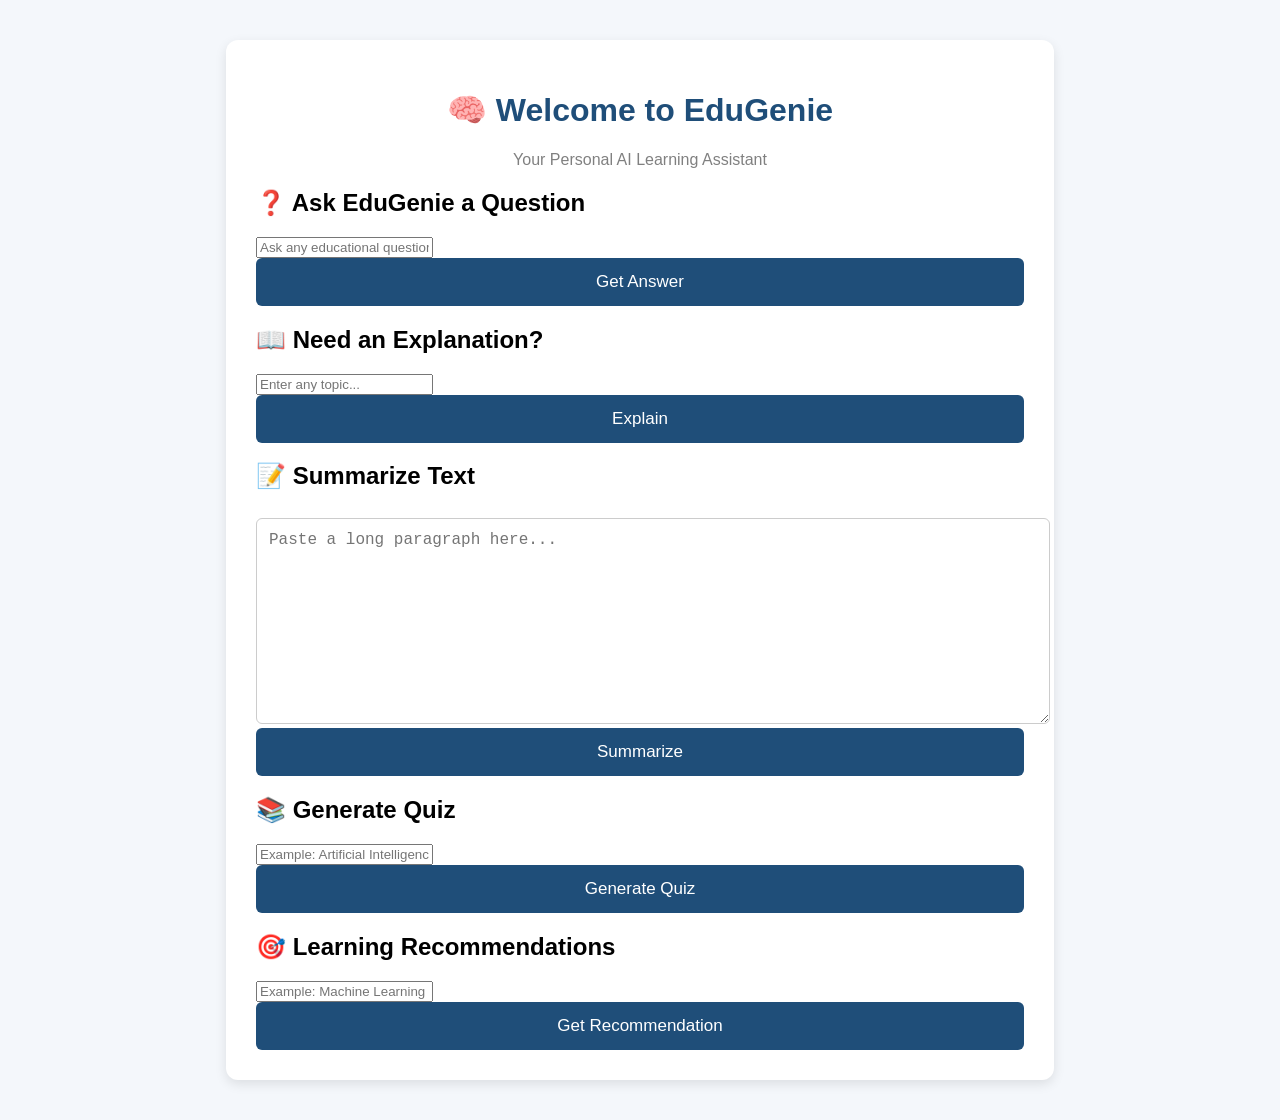
<file: Source code/template/index.html>
<!DOCTYPE html>
<html lang="en">

<head>
    <meta charset="UTF-8">
    <meta name="viewport" content="width=device-width, initial-scale=1.0">
    <title>EduGenie AI</title>

    <link rel="stylesheet" href="/static/style.css">
</head>

<body>

<div class="page">

<div class="container">

<h1>🧠 Welcome to EduGenie</h1>

<p class="subtitle">
Your Personal AI Learning Assistant
</p>

<!-- ================= QUESTION ================= -->

<div class="card">

<h2>❓ Ask EduGenie a Question</h2>

<div class="row">

<input
type="text"
id="question"
placeholder="Ask any educational question...">

<button onclick="askQuestion()">
Get Answer
</button>

</div>

<div
class="output"
id="answerOutput">

</div>

</div>

<!-- ================= EXPLANATION ================= -->

<div class="card">

<h2>📖 Need an Explanation?</h2>

<div class="row">

<input
type="text"
id="topic"
placeholder="Enter any topic...">

<button onclick="getExplanation()">
Explain
</button>

</div>

<div
class="output"
id="explanationOutput">

</div>

</div>

<!-- ================= SUMMARIZATION ================= -->

<div class="card">

<h2>📝 Summarize Text</h2>

<textarea
id="summaryText"
placeholder="Paste a long paragraph here..."></textarea>

<button
class="full-btn"
onclick="summarizeText()">

Summarize

</button>

<div
class="output"
id="summaryOutput">

</div>

</div>

<!-- ================= QUIZ ================= -->

<div class="card">

<h2>📚 Generate Quiz</h2>

<div class="row">

<input
type="text"
id="quizTopic"
placeholder="Example: Artificial Intelligence">

<button
onclick="generateQuiz()">

Generate Quiz

</button>

</div>

<div
class="output"
id="quizOutput">

</div>

</div>

<!-- ================= RECOMMENDATION ================= -->

<div class="card">

<h2>🎯 Learning Recommendations</h2>

<div class="row">

<input
type="text"
id="recommendTopic"
placeholder="Example: Machine Learning">

<button
onclick="getRecommendation()">

Get Recommendation

</button>

</div>

<div
class="output"
id="recommendOutput">

</div>

</div>

</div>

</div>

<script>

// ================= ASK QUESTION =================

async function askQuestion(){

const question =
document.getElementById("question").value;

if(question.trim()==""){

alert("Please enter a question.");

return;

}

document.getElementById("answerOutput").innerHTML="Loading...";

const response = await fetch("/qa",{

method:"POST",

headers:{

"Content-Type":"application/json"

},

body:JSON.stringify({

question:question

})

});

const data = await response.json();

document.getElementById("answerOutput").innerHTML =
data.answer;

}

// ================= EXPLANATION =================

async function getExplanation(){

const topic =
document.getElementById("topic").value;

if(topic.trim()==""){

alert("Please enter a topic.");

return;

}

document.getElementById("explanationOutput").innerHTML="Loading...";

const response = await fetch("/explain",{

method:"POST",

headers:{

"Content-Type":"application/json"

},

body:JSON.stringify({

topic:topic

})

});

const data = await response.json();

document.getElementById("explanationOutput").innerHTML =
data.explanation;

}
// ================= SUMMARIZATION =================

async function summarizeText(){

    const text = document.getElementById("summaryText").value;

    if(text.trim()==""){
        alert("Please enter some text.");
        return;
    }

    document.getElementById("summaryOutput").innerHTML = "Loading...";

    const response = await fetch("/summarize",{

        method:"POST",

        headers:{
            "Content-Type":"application/json"
        },

        body:JSON.stringify({
            text:text
        })

    });

    const data = await response.json();

    document.getElementById("summaryOutput").innerHTML =
        data.summary || "No summary generated.";

}


// ================= QUIZ =================

async function generateQuiz(){

    const topic = document.getElementById("quizTopic").value;

    if(topic.trim()==""){
        alert("Please enter a topic.");
        return;
    }

    document.getElementById("quizOutput").innerHTML = "Generating quiz...";

    const response = await fetch("/quiz",{

        method:"POST",

        headers:{
            "Content-Type":"application/json"
        },

        body:JSON.stringify({
            text:topic
        })

    });

    const data = await response.json();

    document.getElementById("quizOutput").innerHTML =
        "<pre>"+data.quiz+"</pre>";

}


// ================= LEARNING RECOMMENDATION =================

async function getRecommendation(){

    const topic = document.getElementById("recommendTopic").value;

    if(topic.trim()==""){
        alert("Please enter a topic.");
        return;
    }

    document.getElementById("recommendOutput").innerHTML="Loading...";

    const response = await fetch(
        "/learn/recommendations?topic="+encodeURIComponent(topic),
        {
            method:"POST"
        }
    );

    const data = await response.json();

    document.getElementById("recommendOutput").innerHTML =
        data.recommendation;

}

</script>

</body>

</html>
</file>
<file: static/style.css>
body {
    
    font-family: Arial, sans-serif;
    background: #f4f7fb;
    margin: 0;
    padding: 0;
}

.container {
    width: 60%;
    margin: 40px auto;
    background: white;
    padding: 30px;
    border-radius: 12px;
    box-shadow: 0px 4px 12px rgba(0,0,0,0.1);
}

h1 {
    text-align: center;
    color: #1f4e79;
}

p {
    text-align: center;
    color: gray;
}

label {
    font-weight: bold;
}

select,
textarea {
    width: 100%;
    padding: 12px;
    margin-top: 8px;
    border-radius: 6px;
    border: 1px solid #ccc;
    font-size: 16px;
}

textarea {
    height: 180px;
    resize: vertical;
}

button {
    width: 100%;
    padding: 14px;
    background: #1f4e79;
    color: white;
    border: none;
    border-radius: 6px;
    font-size: 17px;
    cursor: pointer;
}

button:hover {
    background: #163c5d;
}

#answer {
    margin-top: 25px;
    padding: 20px;
    background: #eef5ff;
    border-left: 5px solid #1f4e79;
    border-radius: 6px;
    white-space: pre-wrap;
}
</file>
